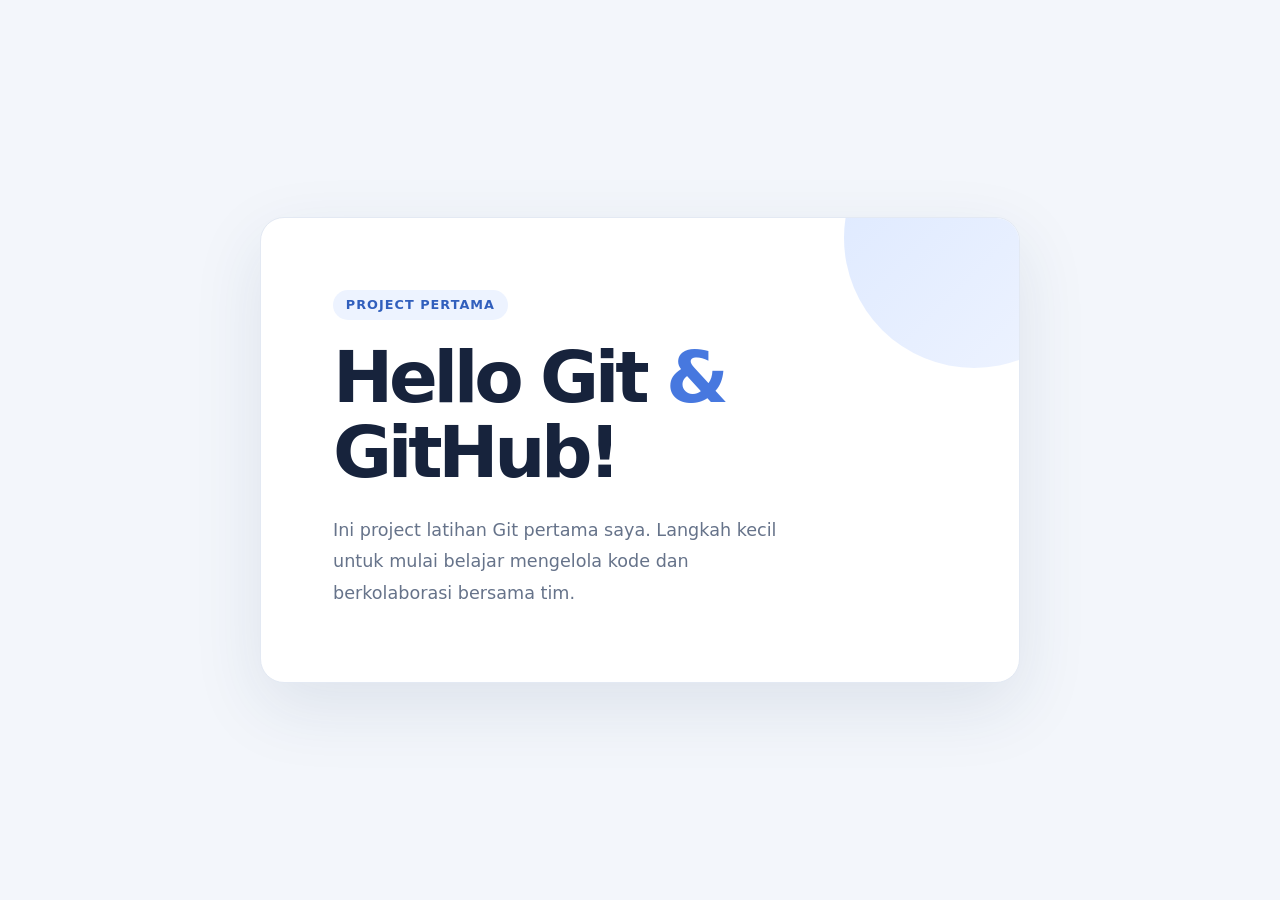
<file: index.html>
<!DOCTYPE html>
<html lang="id">
<head>
    <meta charset="UTF-8">
    <meta name="viewport" content="width=device-width, initial-scale=1">
    <meta name="description" content="Project latihan pertama untuk belajar Git dan GitHub.">
    <title>Git Test</title>
    <link rel="stylesheet" href="style.css">
</head>
<body>
    <main class="hero">
        <p class="eyebrow">Project pertama</p>
        <h1>Hello Git <span>&amp;</span> GitHub!</h1>
        <p class="description">
            Ini project latihan Git pertama saya. Langkah kecil untuk mulai
            belajar mengelola kode dan berkolaborasi bersama tim.
        </p>
    </main>
</body>
</html>
</file>
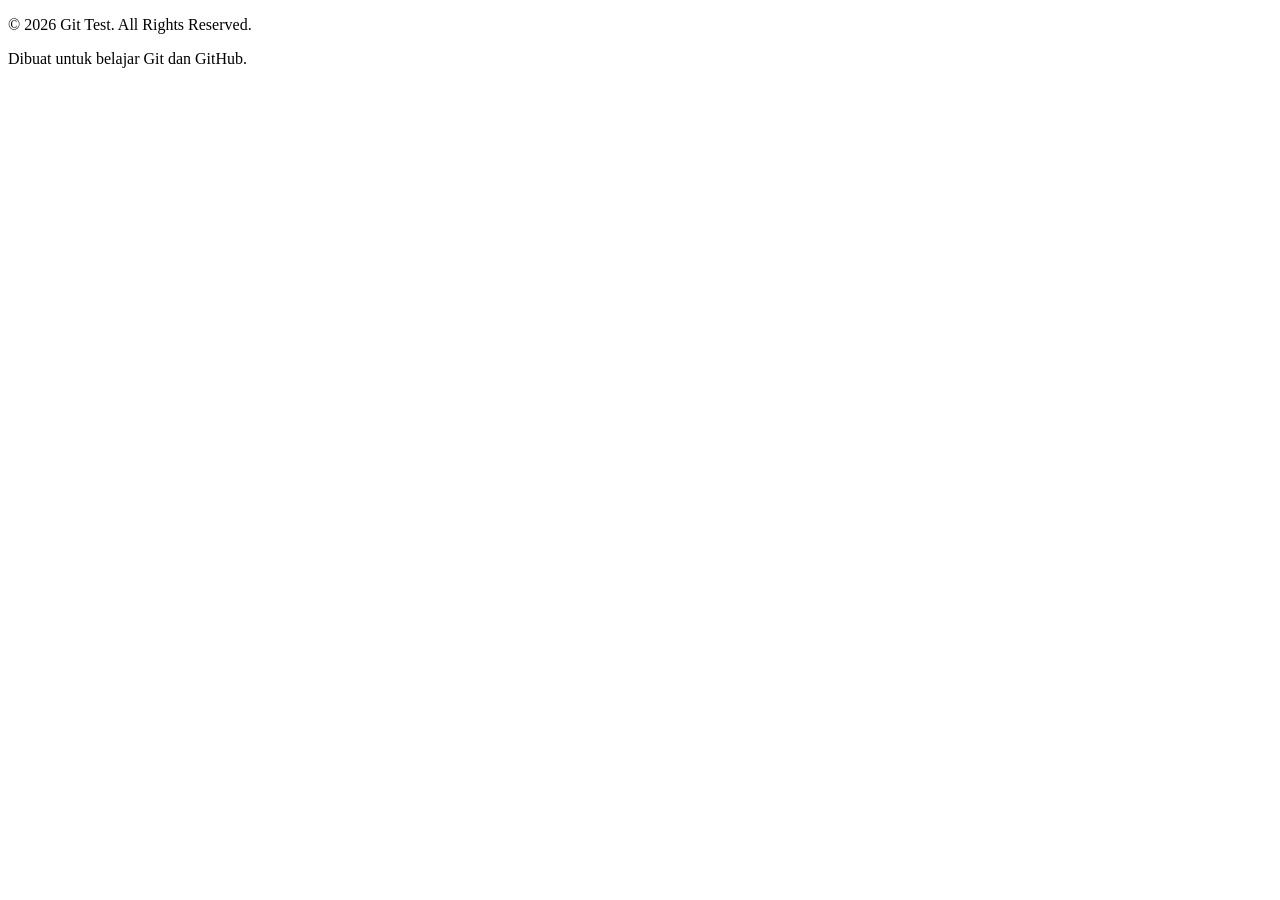
<file: footer.html>
<!DOCTYPE html>
<html lang="id">
<head>
    <meta charset="UTF-8">
    <title>Footer</title>
</head>
<body>

    <footer>
        <p>&copy; 2026 Git Test. All Rights Reserved.</p>
        <p>Dibuat untuk belajar Git dan GitHub.</p>
    </footer>

</body>
</html>
</file>
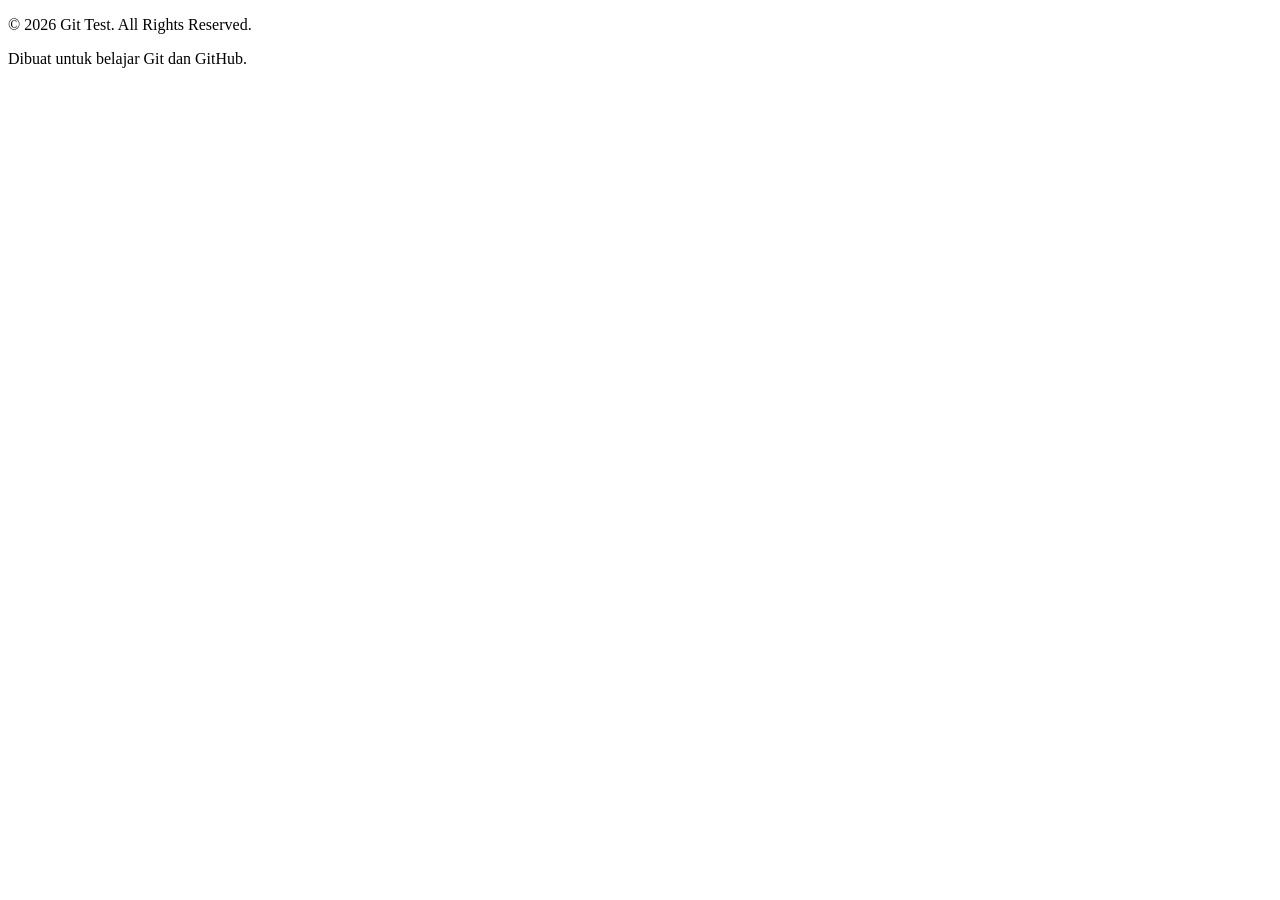
<file: footer2.html>
<!DOCTYPE html>
<html lang="id">
<head>
    <meta charset="UTF-8">
    <title>Footer</title>
</head>
<body>

    <footer>
        <p>&copy; 2026 Git Test. All Rights Reserved.</p>
        <p>Dibuat untuk belajar Git dan GitHub.</p>
    </footer>

</body>
</html>
</file>
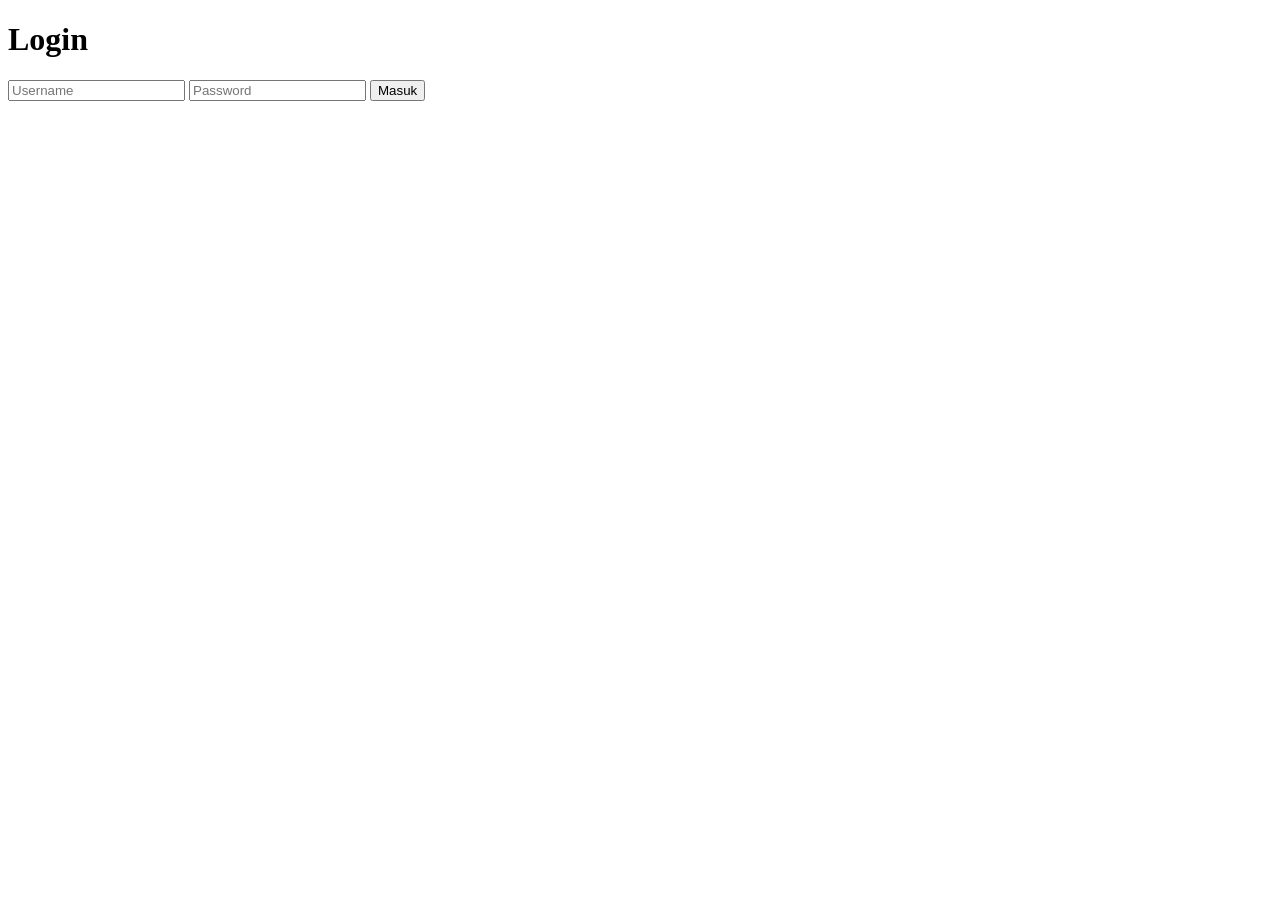
<file: login.html>
<!DOCTYPE html>
<html>
<head>
    <title>Halaman Login</title>
</head>
<body>
    <h1>Login</h1>

    <form>
        <input type="text" placeholder="Username">
        <input type="password" placeholder="Password">
        <button type="button">Masuk</button>
    </form>
</body>
</html>
</file>
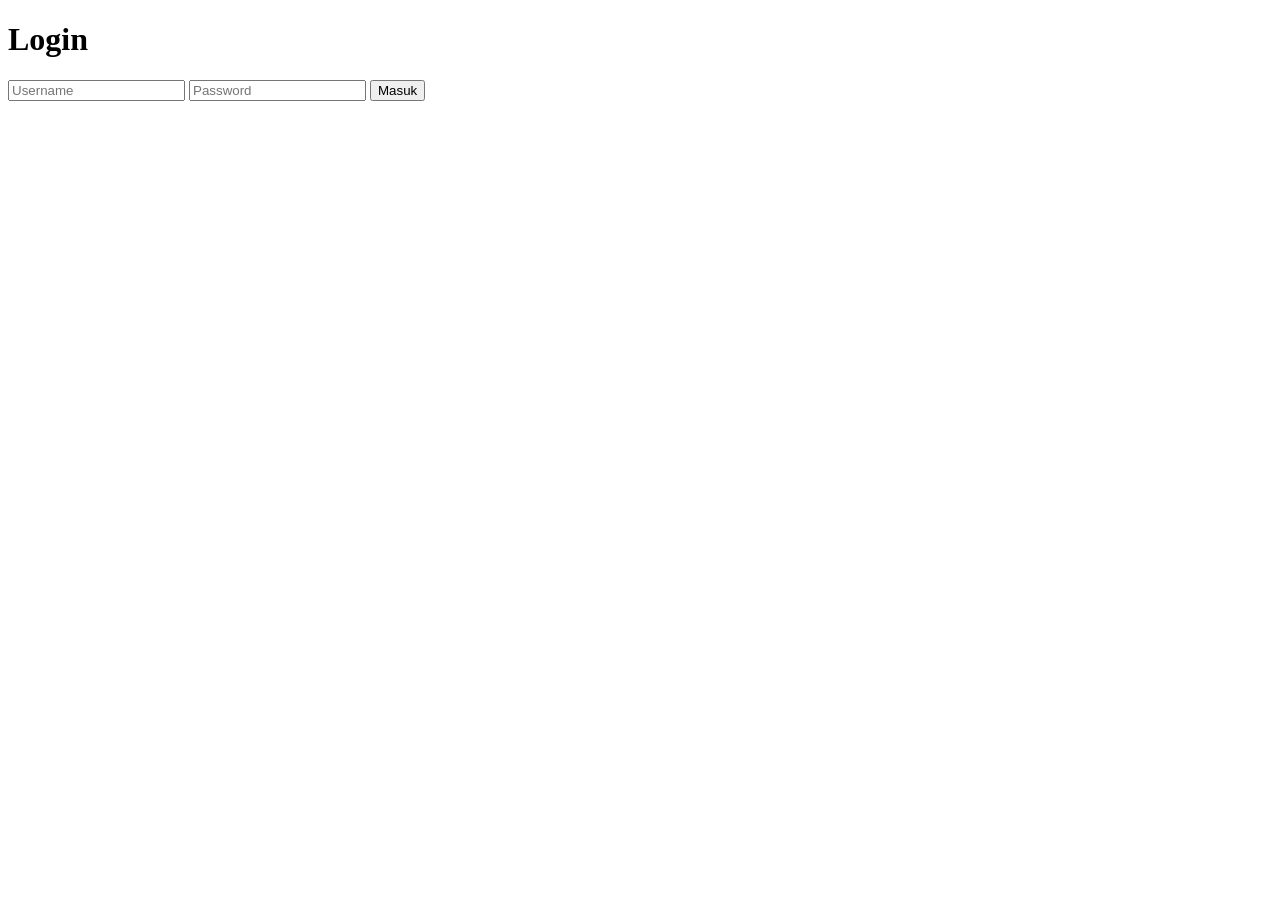
<file: login2.html>
<!DOCTYPE html>
<html>
<head>
    <title>Halaman Login</title>
</head>
<body>
    <h1>Login</h1>

    <form>
        <input type="text" placeholder="Username">
        <input type="password" placeholder="Password">
        <button type="button">Masuk</button>
    </form>
</body>
</html>
</file>
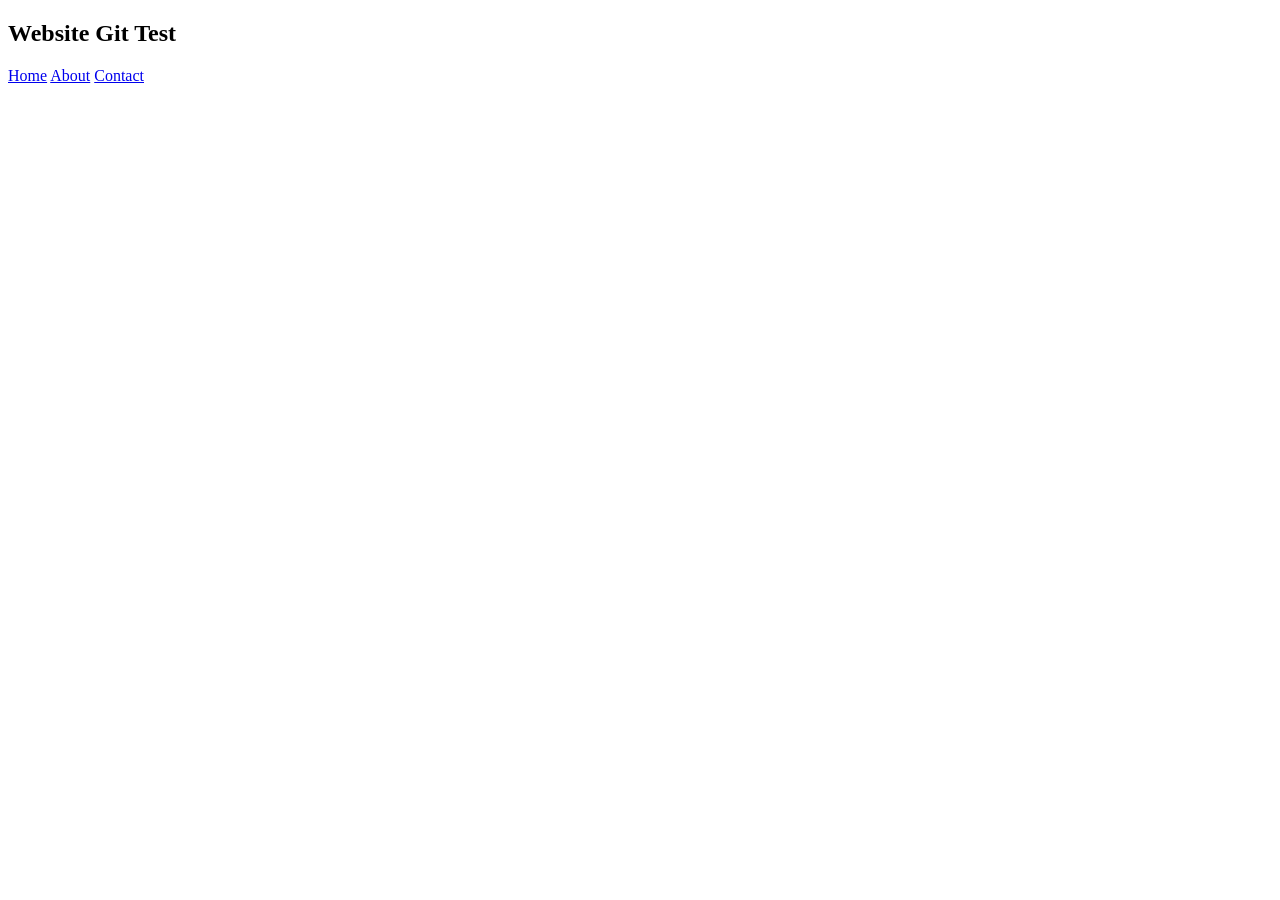
<file: navbar.html>
<!DOCTYPE html>
<html lang="id">
<head>
    <meta charset="UTF-8">
    <title>Navbar</title>
</head>
<body>

    <nav>
        <h2>Website Git Test</h2>
        <a href="#">Home</a>
        <a href="#">About</a>
        <a href="#">Contact</a>
    </nav>

</body>
</html>
</file>
<file: style.css>
* {
    box-sizing: border-box;
}

html {
    min-height: 100%;
    background: #f3f6fb;
}

body {
    display: grid;
    min-height: 100vh;
    margin: 0;
    padding: 2rem;
    place-items: center;
    color: #17233c;
    font-family: system-ui, -apple-system, "Segoe UI", sans-serif;
}

.hero {
    position: relative;
    width: min(100%, 760px);
    overflow: hidden;
    padding: clamp(2rem, 7vw, 4.5rem);
    border: 1px solid #e3e9f3;
    border-radius: 24px;
    background: #fff;
    box-shadow: 0 24px 70px rgb(34 58 99 / 10%);
}

.hero::after {
    position: absolute;
    top: -110px;
    right: -85px;
    width: 260px;
    height: 260px;
    border-radius: 50%;
    background: linear-gradient(135deg, #dce8ff, #eff4ff);
    content: "";
}

.eyebrow {
    position: relative;
    z-index: 1;
    width: fit-content;
    margin: 0 0 1.25rem;
    padding: 0.45rem 0.8rem;
    border-radius: 999px;
    background: #edf3ff;
    color: #315fbd;
    font-size: 0.8rem;
    font-weight: 700;
    letter-spacing: 0.08em;
    text-transform: uppercase;
}

h1 {
    position: relative;
    z-index: 1;
    max-width: 560px;
    margin: 0;
    font-size: clamp(2.5rem, 8vw, 4.5rem);
    letter-spacing: -0.06em;
    line-height: 1.05;
}

h1 span {
    color: #4778df;
}

.description {
    position: relative;
    z-index: 1;
    max-width: 480px;
    margin: 1.5rem 0 0;
    color: #66738a;
    font-size: 1.1rem;
    line-height: 1.8;
}

@media (max-width: 480px) {
    body {
        padding: 1rem;
    }

    .hero {
        border-radius: 18px;
    }
}
</file>
